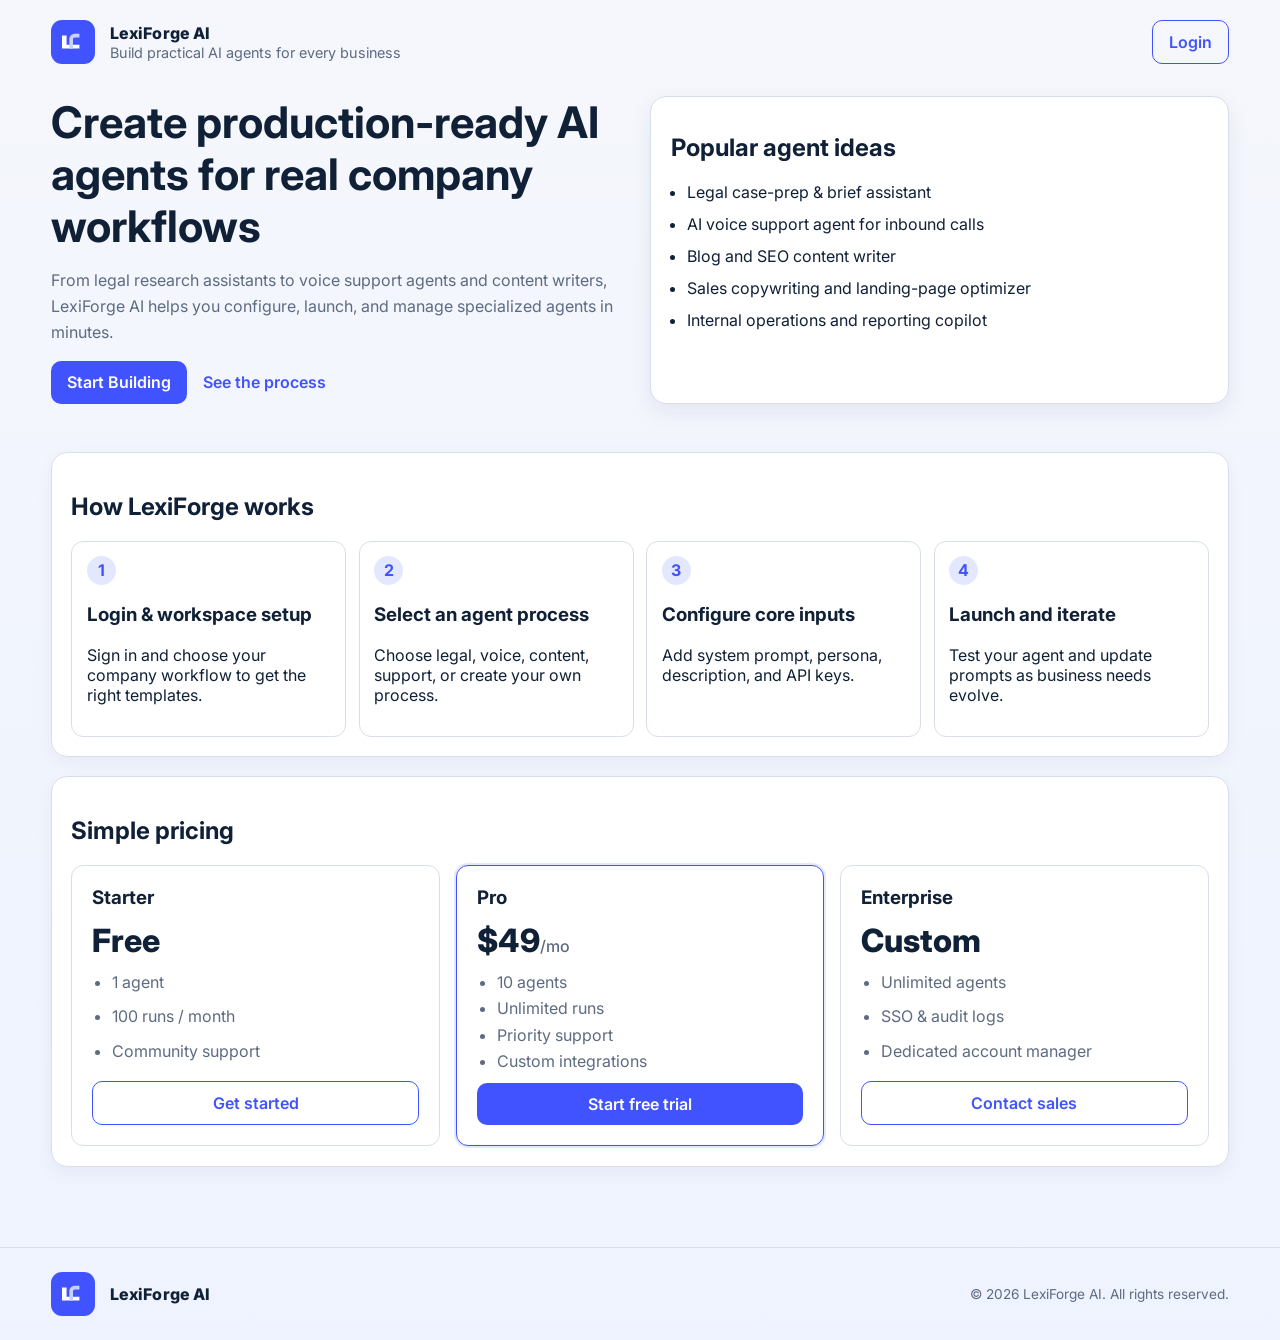
<file: index.html>
<!DOCTYPE html>
<html lang="en">
  <head>
    <meta charset="UTF-8" />
    <meta name="viewport" content="width=device-width, initial-scale=1.0" />
    <title>LexiForge AI | Agent Builder</title>
    <link rel="preconnect" href="https://fonts.googleapis.com" />
    <link rel="preconnect" href="https://fonts.gstatic.com" crossorigin />
    <link
      href="https://fonts.googleapis.com/css2?family=Inter:wght@400;500;600;700;800&display=swap"
      rel="stylesheet"
    />
    <link rel="stylesheet" href="styles.css" />
  </head>
  <body>
    <header class="hero">
      <nav class="nav">
        <a href="index.html" class="brand">
          <img src="logo.svg" alt="LexiForge AI logo" class="brand-logo" />
          <div>
            <p class="brand-name">LexiForge AI</p>
            <p class="brand-tag">Build practical AI agents for every business</p>
          </div>
        </a>
        <a href="login.html" class="ghost-btn">Login</a>
      </nav>

      <section class="hero-content">
        <div class="hero-copy">
          <h1>Create production-ready AI agents for real company workflows</h1>
          <p>
            From legal research assistants to voice support agents and content writers,
            LexiForge AI helps you configure, launch, and manage specialized agents in minutes.
          </p>
          <div class="cta-row">
            <a href="login.html" class="primary-btn">Start Building</a>
            <a href="#process" class="text-link">See the process</a>
          </div>
        </div>
        <div class="hero-card">
          <h2>Popular agent ideas</h2>
          <ul>
            <li>Legal case-prep & brief assistant</li>
            <li>AI voice support agent for inbound calls</li>
            <li>Blog and SEO content writer</li>
            <li>Sales copywriting and landing-page optimizer</li>
            <li>Internal operations and reporting copilot</li>
          </ul>
        </div>
      </section>
    </header>

    <main>
      <section class="panel" id="process">
        <h2>How LexiForge works</h2>
        <div class="steps">
          <article>
            <span>1</span>
            <h3>Login & workspace setup</h3>
            <p>Sign in and choose your company workflow to get the right templates.</p>
          </article>
          <article>
            <span>2</span>
            <h3>Select an agent process</h3>
            <p>Choose legal, voice, content, support, or create your own process.</p>
          </article>
          <article>
            <span>3</span>
            <h3>Configure core inputs</h3>
            <p>Add system prompt, persona, description, and API keys.</p>
          </article>
          <article>
            <span>4</span>
            <h3>Launch and iterate</h3>
            <p>Test your agent and update prompts as business needs evolve.</p>
          </article>
        </div>
      </section>

      <section class="panel" id="pricing">
        <h2>Simple pricing</h2>
        <div class="pricing-grid">
          <div class="price-card">
            <h3>Starter</h3>
            <p class="price">Free</p>
            <ul>
              <li>1 agent</li>
              <li>100 runs / month</li>
              <li>Community support</li>
            </ul>
            <a href="login.html" class="ghost-btn">Get started</a>
          </div>
          <div class="price-card featured">
            <h3>Pro</h3>
            <p class="price">$49<span>/mo</span></p>
            <ul>
              <li>10 agents</li>
              <li>Unlimited runs</li>
              <li>Priority support</li>
              <li>Custom integrations</li>
            </ul>
            <a href="login.html" class="primary-btn">Start free trial</a>
          </div>
          <div class="price-card">
            <h3>Enterprise</h3>
            <p class="price">Custom</p>
            <ul>
              <li>Unlimited agents</li>
              <li>SSO & audit logs</li>
              <li>Dedicated account manager</li>
            </ul>
            <a href="login.html" class="ghost-btn">Contact sales</a>
          </div>
        </div>
      </section>
    </main>

    <footer class="site-footer">
      <div class="footer-inner">
        <div class="brand">
          <img src="logo.svg" alt="LexiForge AI logo" class="brand-logo" />
          <p class="brand-name">LexiForge AI</p>
        </div>
        <p class="footer-text">&copy; 2026 LexiForge AI. All rights reserved.</p>
      </div>
    </footer>
  </body>
</html>
</file>
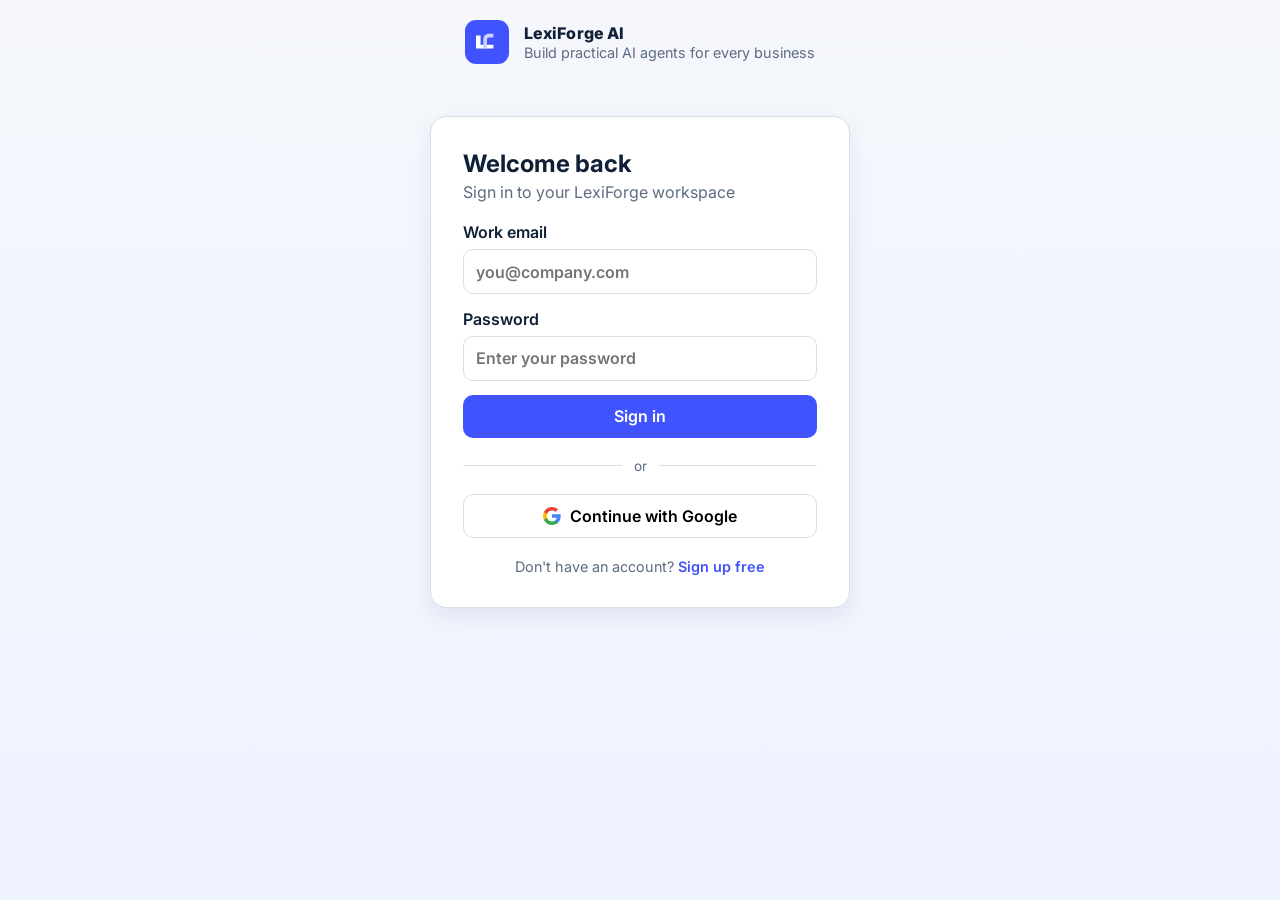
<file: dashboard.html>
<!DOCTYPE html>
<html lang="en">
  <head>
    <meta charset="UTF-8" />
    <meta name="viewport" content="width=device-width, initial-scale=1.0" />
    <title>Dashboard | LexiForge AI</title>
    <link rel="preconnect" href="https://fonts.googleapis.com" />
    <link rel="preconnect" href="https://fonts.gstatic.com" crossorigin />
    <link
      href="https://fonts.googleapis.com/css2?family=Inter:wght@400;500;600;700;800&display=swap"
      rel="stylesheet"
    />
    <link rel="stylesheet" href="styles.css" />
  </head>
  <body>
    <nav class="nav nav-dashboard">
      <a href="index.html" class="brand">
        <img src="logo.svg" alt="LexiForge AI logo" class="brand-logo" />
        <div>
          <p class="brand-name">LexiForge AI</p>
          <p class="brand-tag">Agent Builder Dashboard</p>
        </div>
      </a>
      <div class="nav-actions">
        <span class="user-badge" id="user-email">user@company.com</span>
        <a href="login.html" class="ghost-btn ghost-sm" id="logout-btn">Logout</a>
      </div>
    </nav>

    <main class="dashboard-main">
      <div class="dashboard-head">
        <h1>Agent Builder</h1>
        <p>Set up a new business agent in one workflow.</p>
      </div>

      <section class="panel">
        <form id="agent-form" class="stacked-form">
          <label>
            Select process
            <select name="process" required>
              <option value="">Choose a process</option>
              <option>Legal assignment & research agent</option>
              <option>AI voice agent for customer support</option>
              <option>Blog content writer agent</option>
              <option>Sales copywriting agent</option>
              <option>Custom business workflow agent</option>
            </select>
          </label>

          <label>
            System prompt
            <textarea
              name="systemPrompt"
              rows="5"
              required
              placeholder="Define hard rules, task boundaries, and behavior instructions"
            ></textarea>
          </label>

          <label>
            Agent persona
            <input
              type="text"
              name="persona"
              required
              placeholder="e.g., Senior legal operations assistant"
            />
          </label>

          <label>
            Agent description
            <textarea
              name="description"
              rows="4"
              required
              placeholder="Describe what the agent helps users achieve and key outputs"
            ></textarea>
          </label>

          <div class="api-grid">
            <label>
              OpenAI API key
              <input type="password" name="openaiKey" placeholder="sk-..." />
            </label>
            <label>
              Voice provider API key
              <input type="password" name="voiceKey" placeholder="Optional for voice agents" />
            </label>
            <label>
              Vector DB API key
              <input type="password" name="vectorKey" placeholder="Optional for knowledge search" />
            </label>
          </div>

          <button type="submit" class="primary-btn">Create agent configuration</button>
        </form>
      </section>

      <div id="success-message" class="success hidden" role="status"></div>

      <section class="panel" id="agents-list">
        <h2>Your agents</h2>
        <div class="agents-empty" id="agents-empty">
          <p>No agents created yet. Use the form above to create your first agent.</p>
        </div>
        <div class="agents-grid" id="agents-grid"></div>
      </section>
    </main>

    <script src="app.js"></script>
  </body>
</html>
</file>
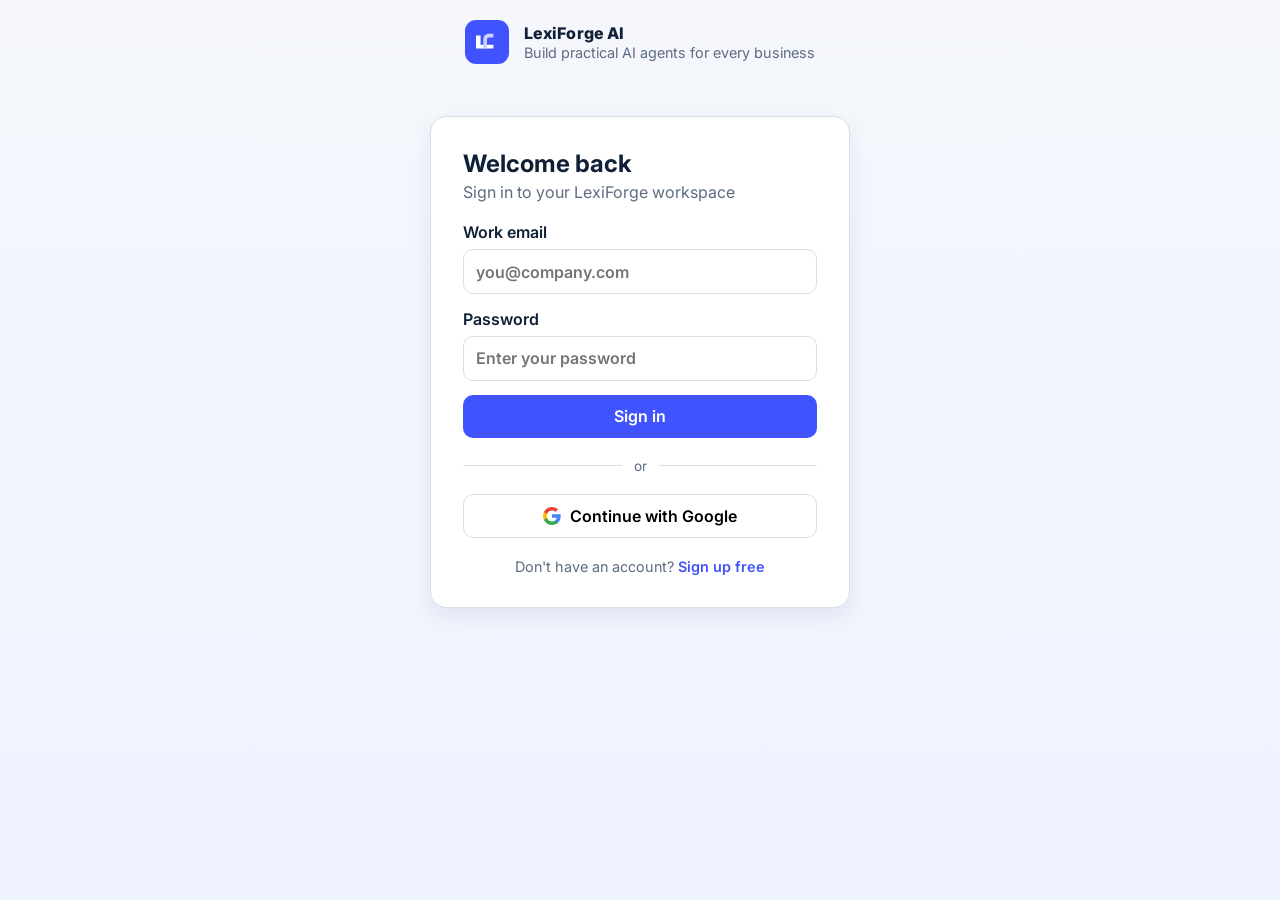
<file: login.html>
<!DOCTYPE html>
<html lang="en">
  <head>
    <meta charset="UTF-8" />
    <meta name="viewport" content="width=device-width, initial-scale=1.0" />
    <title>Login | LexiForge AI</title>
    <link rel="preconnect" href="https://fonts.googleapis.com" />
    <link rel="preconnect" href="https://fonts.gstatic.com" crossorigin />
    <link
      href="https://fonts.googleapis.com/css2?family=Inter:wght@400;500;600;700;800&display=swap"
      rel="stylesheet"
    />
    <link rel="stylesheet" href="styles.css" />
  </head>
  <body class="page-centered">
    <nav class="nav nav-compact">
      <a href="index.html" class="brand">
        <img src="logo.svg" alt="LexiForge AI logo" class="brand-logo" />
        <div>
          <p class="brand-name">LexiForge AI</p>
          <p class="brand-tag">Build practical AI agents for every business</p>
        </div>
      </a>
    </nav>

    <div class="auth-card">
      <h1>Welcome back</h1>
      <p class="auth-subtitle">Sign in to your LexiForge workspace</p>

      <form id="login-form" class="stacked-form">
        <label>
          Work email
          <input type="email" name="email" required placeholder="you@company.com" />
        </label>
        <label>
          Password
          <input type="password" name="password" required placeholder="Enter your password" />
        </label>
        <button type="submit" class="primary-btn">Sign in</button>
      </form>

      <div class="auth-divider"><span>or</span></div>

      <button class="social-btn" id="google-btn">
        <svg width="18" height="18" viewBox="0 0 18 18"><path d="M17.64 9.2c0-.637-.057-1.251-.164-1.84H9v3.481h4.844a4.14 4.14 0 0 1-1.796 2.716v2.259h2.908c1.702-1.567 2.684-3.875 2.684-6.615Z" fill="#4285F4"/><path d="M9 18c2.43 0 4.467-.806 5.956-2.18l-2.908-2.259c-.806.54-1.837.86-3.048.86-2.344 0-4.328-1.584-5.036-3.711H.957v2.332A8.997 8.997 0 0 0 9 18Z" fill="#34A853"/><path d="M3.964 10.71A5.41 5.41 0 0 1 3.682 9c0-.593.102-1.17.282-1.71V4.958H.957A8.997 8.997 0 0 0 0 9c0 1.452.348 2.827.957 4.042l3.007-2.332Z" fill="#FBBC05"/><path d="M9 3.58c1.321 0 2.508.454 3.44 1.345l2.582-2.58C13.463.891 11.426 0 9 0A8.997 8.997 0 0 0 .957 4.958L3.964 7.29C4.672 5.163 6.656 3.58 9 3.58Z" fill="#EA4335"/></svg>
        Continue with Google
      </button>

      <p class="auth-footer">
        Don't have an account? <a href="login.html" class="text-link">Sign up free</a>
      </p>
    </div>

    <script src="app.js"></script>
  </body>
</html>
</file>
<file: styles.css>
:root {
  --bg: #f4f7fb;
  --panel: #ffffff;
  --text: #102036;
  --muted: #5d6b81;
  --brand: #4153ff;
  --brand-soft: #e3e8ff;
  --border: #d8deea;
  --success: #126945;
}

* {
  box-sizing: border-box;
}

body {
  margin: 0;
  font-family: 'Inter', system-ui, sans-serif;
  color: var(--text);
  background: linear-gradient(180deg, #f5f7fc 0%, #eef3ff 100%);
  min-height: 100vh;
}

a {
  text-decoration: none;
  color: inherit;
}

/* ---------- Nav ---------- */

.hero {
  padding: 1.25rem clamp(1rem, 4vw, 4rem) 3rem;
}

.nav {
  display: flex;
  align-items: center;
  justify-content: space-between;
  gap: 1rem;
  margin-bottom: 2rem;
}

.nav-compact {
  padding: 1.25rem clamp(1rem, 4vw, 4rem);
  margin-bottom: 0;
}

.nav-dashboard {
  padding: 1rem clamp(1rem, 4vw, 4rem);
  margin-bottom: 0;
  border-bottom: 1px solid var(--border);
  background: var(--panel);
}

.nav-actions {
  display: flex;
  align-items: center;
  gap: 0.75rem;
}

.brand {
  display: flex;
  align-items: center;
  gap: 0.9rem;
}

.brand-logo {
  width: 44px;
  height: 44px;
}

.brand-name {
  margin: 0;
  font-weight: 800;
  letter-spacing: 0.01em;
}

.brand-tag {
  margin: 0.1rem 0 0;
  color: var(--muted);
  font-size: 0.9rem;
}

/* ---------- Hero ---------- */

.hero-content {
  display: grid;
  gap: 1.25rem;
  grid-template-columns: repeat(auto-fit, minmax(280px, 1fr));
  align-items: stretch;
}

.hero-copy h1 {
  font-size: clamp(1.8rem, 3.4vw, 3rem);
  margin: 0;
}

.hero-copy p {
  color: var(--muted);
  line-height: 1.6;
  max-width: 60ch;
}

.hero-card {
  background: var(--panel);
  border: 1px solid var(--border);
  border-radius: 16px;
  padding: 1rem 1.25rem;
  box-shadow: 0 8px 22px rgba(16, 32, 54, 0.07);
}

.hero-card ul {
  margin: 0;
  padding-left: 1rem;
  display: grid;
  gap: 0.75rem;
}

.cta-row {
  display: flex;
  align-items: center;
  gap: 1rem;
}

/* ---------- Main / Panels ---------- */

main {
  padding: 0 clamp(1rem, 4vw, 4rem) 3rem;
  display: grid;
  gap: 1.2rem;
}

.dashboard-main {
  padding: 1.5rem clamp(1rem, 4vw, 4rem) 3rem;
  display: grid;
  gap: 1.2rem;
  max-width: 900px;
}

.dashboard-head h1 {
  margin: 0 0 0.25rem;
}

.dashboard-head p {
  margin: 0;
  color: var(--muted);
}

.panel {
  background: var(--panel);
  border: 1px solid var(--border);
  border-radius: 16px;
  padding: 1.2rem;
  box-shadow: 0 6px 18px rgba(16, 32, 54, 0.05);
}

.steps {
  display: grid;
  grid-template-columns: repeat(auto-fit, minmax(180px, 1fr));
  gap: 0.8rem;
}

.steps article {
  border: 1px solid var(--border);
  border-radius: 12px;
  padding: 0.9rem;
}

.steps span {
  display: inline-grid;
  place-content: center;
  width: 1.8rem;
  height: 1.8rem;
  background: var(--brand-soft);
  color: var(--brand);
  border-radius: 999px;
  font-weight: 700;
}

/* ---------- Forms ---------- */

.stacked-form {
  display: grid;
  gap: 0.9rem;
}

label {
  display: grid;
  gap: 0.45rem;
  font-weight: 600;
}

input,
textarea,
select {
  border: 1px solid var(--border);
  border-radius: 10px;
  padding: 0.72rem 0.78rem;
  font: inherit;
}

input:focus,
textarea:focus,
select:focus {
  outline: 2px solid var(--brand);
  outline-offset: 1px;
  border-color: var(--brand);
}

textarea {
  resize: vertical;
}

.api-grid {
  display: grid;
  grid-template-columns: repeat(auto-fit, minmax(220px, 1fr));
  gap: 0.8rem;
}

/* ---------- Auth page ---------- */

.page-centered {
  display: flex;
  flex-direction: column;
  align-items: center;
}

.auth-card {
  background: var(--panel);
  border: 1px solid var(--border);
  border-radius: 16px;
  padding: 2rem;
  box-shadow: 0 8px 22px rgba(16, 32, 54, 0.07);
  width: 100%;
  max-width: 420px;
  margin-top: 2rem;
}

.auth-card h1 {
  margin: 0 0 0.25rem;
  font-size: 1.5rem;
}

.auth-subtitle {
  margin: 0 0 1.25rem;
  color: var(--muted);
}

.auth-divider {
  display: flex;
  align-items: center;
  gap: 0.75rem;
  margin: 1.25rem 0;
  color: var(--muted);
  font-size: 0.85rem;
}

.auth-divider::before,
.auth-divider::after {
  content: '';
  flex: 1;
  height: 1px;
  background: var(--border);
}

.social-btn {
  display: flex;
  align-items: center;
  justify-content: center;
  gap: 0.6rem;
  width: 100%;
  padding: 0.7rem 1rem;
  border: 1px solid var(--border);
  border-radius: 10px;
  background: var(--panel);
  font: inherit;
  font-weight: 600;
  cursor: pointer;
}

.social-btn:hover {
  background: var(--bg);
}

.auth-footer {
  text-align: center;
  margin: 1.25rem 0 0;
  color: var(--muted);
  font-size: 0.9rem;
}

/* ---------- Buttons ---------- */

.primary-btn,
.ghost-btn {
  display: inline-flex;
  align-items: center;
  justify-content: center;
  border-radius: 10px;
  font: inherit;
  font-weight: 600;
  padding: 0.7rem 1rem;
  cursor: pointer;
  transition: opacity 0.15s;
}

.primary-btn:hover,
.ghost-btn:hover {
  opacity: 0.85;
}

.primary-btn {
  border: none;
  color: #fff;
  background: var(--brand);
}

.ghost-btn {
  border: 1px solid var(--brand);
  color: var(--brand);
  background: transparent;
}

.ghost-sm {
  padding: 0.4rem 0.75rem;
  font-size: 0.85rem;
}

.text-link {
  color: var(--brand);
  font-weight: 600;
  text-decoration: none;
}

.text-link:hover {
  text-decoration: underline;
}

/* ---------- User badge ---------- */

.user-badge {
  font-size: 0.85rem;
  color: var(--muted);
  background: var(--brand-soft);
  padding: 0.35rem 0.7rem;
  border-radius: 8px;
}

/* ---------- Pricing ---------- */

.pricing-grid {
  display: grid;
  grid-template-columns: repeat(auto-fit, minmax(220px, 1fr));
  gap: 1rem;
  margin-top: 0.5rem;
}

.price-card {
  border: 1px solid var(--border);
  border-radius: 12px;
  padding: 1.25rem;
  display: flex;
  flex-direction: column;
  gap: 0.75rem;
}

.price-card.featured {
  border-color: var(--brand);
  box-shadow: 0 0 0 2px var(--brand-soft);
}

.price-card h3 {
  margin: 0;
}

.price {
  margin: 0;
  font-size: 2rem;
  font-weight: 800;
}

.price span {
  font-size: 1rem;
  font-weight: 500;
  color: var(--muted);
}

.price-card ul {
  margin: 0;
  padding-left: 1.25rem;
  display: grid;
  gap: 0.4rem;
  color: var(--muted);
  flex: 1;
}

.price-card .primary-btn,
.price-card .ghost-btn {
  margin-top: auto;
}

/* ---------- Agents list ---------- */

.agents-empty {
  color: var(--muted);
  text-align: center;
  padding: 1rem;
}

.agents-grid {
  display: grid;
  grid-template-columns: repeat(auto-fit, minmax(250px, 1fr));
  gap: 0.8rem;
}

.agent-card {
  border: 1px solid var(--border);
  border-radius: 12px;
  padding: 1rem;
}

.agent-card h3 {
  margin: 0 0 0.25rem;
  font-size: 0.95rem;
}

.agent-card p {
  margin: 0;
  color: var(--muted);
  font-size: 0.85rem;
}

/* ---------- Success ---------- */

.hidden {
  display: none;
}

.success {
  padding: 0.8rem;
  border: 1px solid #92dbb8;
  border-radius: 10px;
  background: #e8fff1;
  color: var(--success);
  font-weight: 600;
}

/* ---------- Footer ---------- */

.site-footer {
  border-top: 1px solid var(--border);
  padding: 1.5rem clamp(1rem, 4vw, 4rem);
  margin-top: 2rem;
}

.footer-inner {
  display: flex;
  align-items: center;
  justify-content: space-between;
  flex-wrap: wrap;
  gap: 1rem;
}

.footer-text {
  margin: 0;
  color: var(--muted);
  font-size: 0.85rem;
}
</file>
